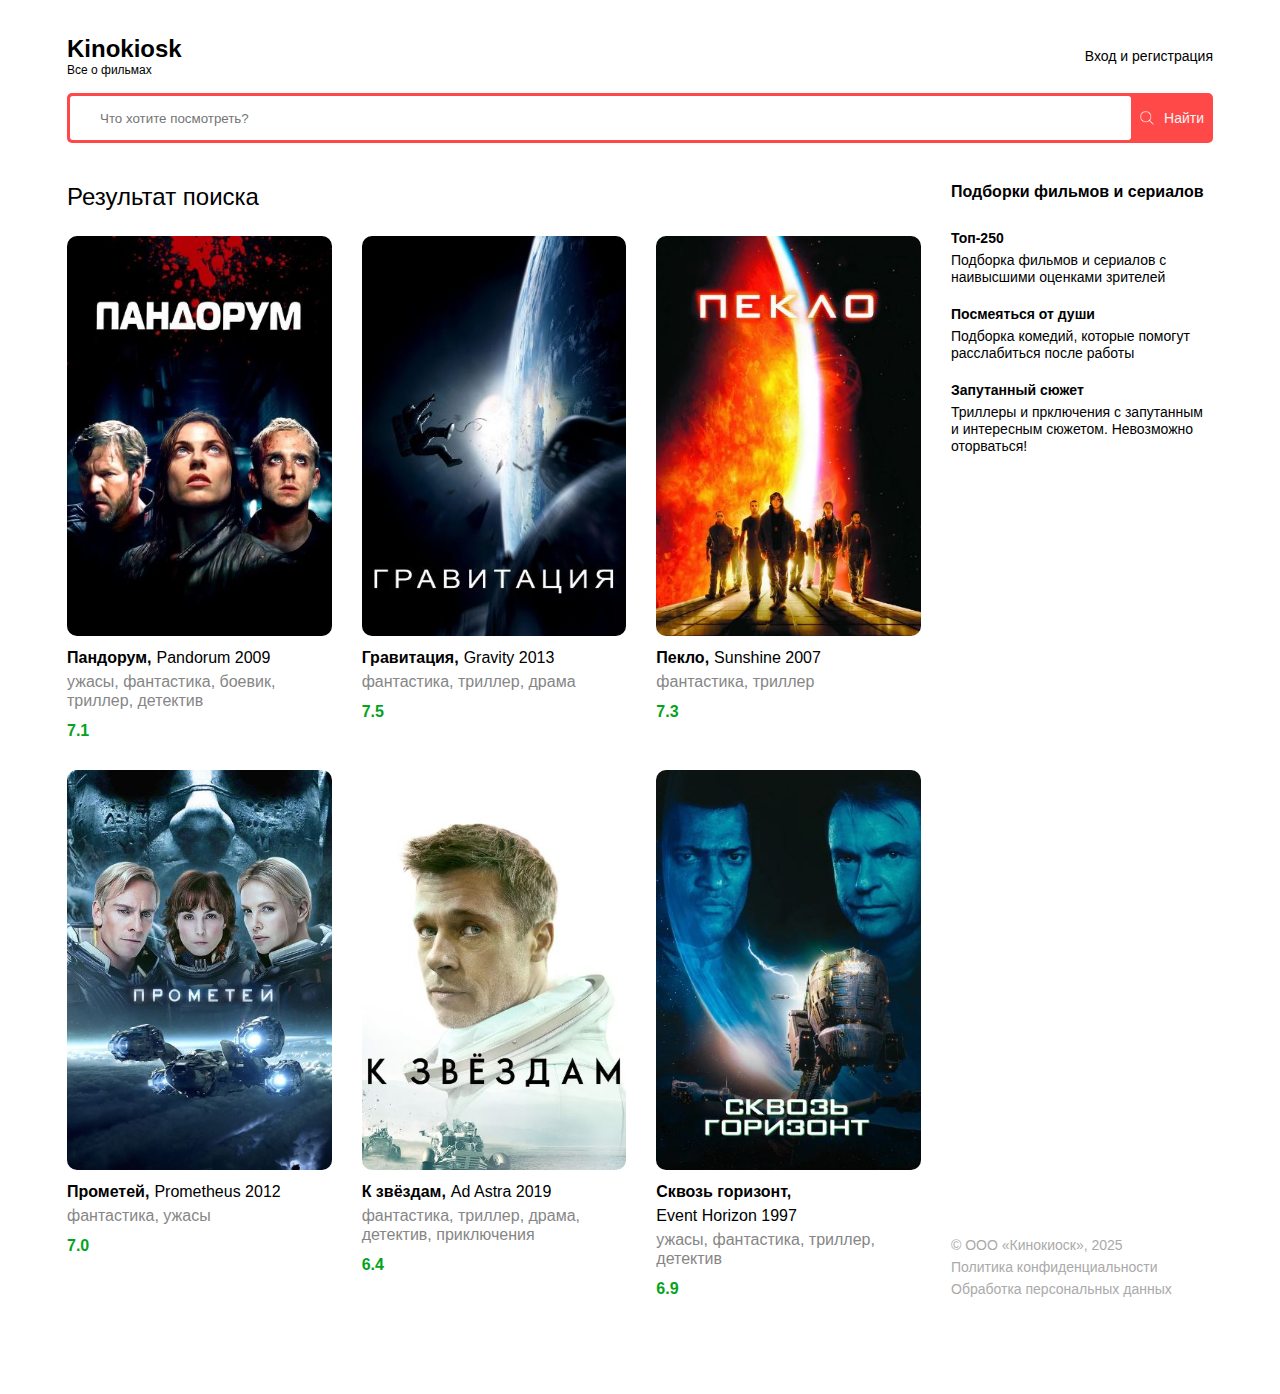
<file: index.html>
<!DOCTYPE html>
<html lang="en">

<head>
    <meta charset="UTF-8">
    <meta name="viewport" content="width=device-width, initial-scale=1.0">
    <title>Kinokiosk</title>
    <script src="./script.js" defer></script>
    <link rel="stylesheet" href="./style.css">
</head>

<body>
    <header class="header">
        <div class="container">
            <div class="header-box">
                <div class="header-logo">
                    <h1>Kinokiosk</h1>
                    <p>Все о фильмах</p>
                </div>
                <div class="header-controls">
                    <a href="#">Вход и регистрация</a>
                </div>
                <div class="header-controls--mobile">
                    <img src="./images/burger.svg" alt="Menu">
                </div>
            </div>
        </div>
    </header>
    <main>
        <section class="search">
            <div class="container">
                <div class="search-box">
                    <input id="search-input" type="text" placeholder="Что хотите посмотреть?">
                    <button id="search-button">
                        <img src="./images/search.svg" alt="search">
                        <span>Найти</span>
                    </button>
                </div>
            </div>
        </section>
        <section class="content">
            <div class="container">
                <div class="content-box">
                    <div class="content-main">
                        <h2 class="content-main__title">
                            Результат поиска
                        </h2>
                        <div class="content-cards">
                            <a href="./film_pandorum.html" class="content-cards__item">
                                <div class="content-cards__item--img">
                                    <img src="./images/pandorum.jpg" alt="pandorum">
                                </div>
                                <div class="content-cards__item--title">
                                    <h5>Пандорум,</h5>
                                    <span>Pandorum 2009</span>
                                </div>
                                <p class="content-cards__item--description">
                                    ужасы, фантастика, боевик, триллер, детектив
                                </p>
                                <p class="content-cards__item--rating">
                                    7.1
                                </p>
                            </a>
                            <a href="./film_gravity.html" class="content-cards__item">
                                <div class="content-cards__item--img">
                                    <img src="./images/gravitaciya.jpg" alt="gravitaciya">
                                </div>
                                <div class="content-cards__item--title">
                                    <h5>Гравитация,</h5>
                                    <span>Gravity 2013</span>
                                </div>
                                <p class="content-cards__item--description">
                                    фантастика, триллер, драма
                                </p>
                                <p class="content-cards__item--rating">
                                    7.5
                                </p>
                            </a>
                            <a href="./film_sunshine.html" class="content-cards__item">
                                <div class="content-cards__item--img">
                                    <img src="./images/peklo.jpg" alt="peklo">
                                </div>
                                <div class="content-cards__item--title">
                                    <h5>Пекло,</h5>
                                    <span>Sunshine 2007</span>
                                </div>
                                <p class="content-cards__item--description">
                                    фантастика, триллер
                                </p>
                                <p class="content-cards__item--rating">
                                    7.3
                                </p>
                            </a>
                            <a href="./film_prometheus.html" class="content-cards__item">
                                <div class="content-cards__item--img">
                                    <img src="./images/prometei.jpg" alt="prometei">
                                </div>
                                <div class="content-cards__item--title">
                                    <h5>Прометей,</h5>
                                    <span>Prometheus 2012</span>
                                </div>
                                <p class="content-cards__item--description">
                                    фантастика, ужасы
                                </p>
                                <p class="content-cards__item--rating">
                                    7.0
                                </p>
                            </a>
                            <a href="./film_ad_astra.html" class="content-cards__item">
                                <div class="content-cards__item--img">
                                    <img src="./images/k_zvezdam.jpg" alt="k_zvezdam">
                                </div>
                                <div class="content-cards__item--title">
                                    <h5>К звёздам,</h5>
                                    <span>Ad Astra 2019</span>
                                </div>
                                <p class="content-cards__item--description">
                                    фантастика, триллер, драма, детектив, приключения
                                </p>
                                <p class="content-cards__item--rating">
                                    6.4
                                </p>
                            </a>
                            <a href="./film_event_horizon .html" class="content-cards__item">
                                <div class="content-cards__item--img">
                                    <img src="./images/skvoz_gorizont.jpg" alt="skvoz_gorizont">
                                </div>
                                <div class="content-cards__item--title">
                                    <h5>Сквозь горизонт,</h5>
                                    <span>Event Horizon 1997</span>
                                </div>
                                <p class="content-cards__item--description">
                                    ужасы, фантастика, триллер, детектив
                                </p>
                                <p class="content-cards__item--rating">
                                    6.9
                                </p>
                            </a>
                        </div>
                    </div>
                    <div class="content-sidebar">
                        <div class="content-sibebar__info">
                            <h4 class="content-sibebar__info--title">
                                Подборки фильмов и сериалов
                            </h4>
                            <div class="content-sibebar__info--wrapper">
                                <div class="content-sibebar__info__item">
                                    <h5>Топ-250</h5>
                                    <p>Подборка фильмов и сериалов с наивысшими оценками зрителей</p>
                                </div>
                                <div class="content-sibebar__info__item">
                                    <h5>Посмеяться от души</h5>
                                    <p>Подборка комедий, которые помогут расслабиться после работы</p>
                                </div>
                                <div class="content-sibebar__info__item">
                                    <h5>Запутанный сюжет</h5>
                                    <p>Триллеры и прключения с запутанным и интересным сюжетом. Невозможно оторваться!
                                    </p>
                                </div>
                            </div>
                        </div>
                        <div class="content-sibebar__footer">
                            <p>© ООО «Кинокиоск», 2025</p>
                            <a href="#">Политика конфиденциальности</a>
                            <a href="#">Обработка персональных данных</a>
                        </div>
                    </div>
                </div>
            </div>
        </section>
    </main>
</body>

</html>
</file>
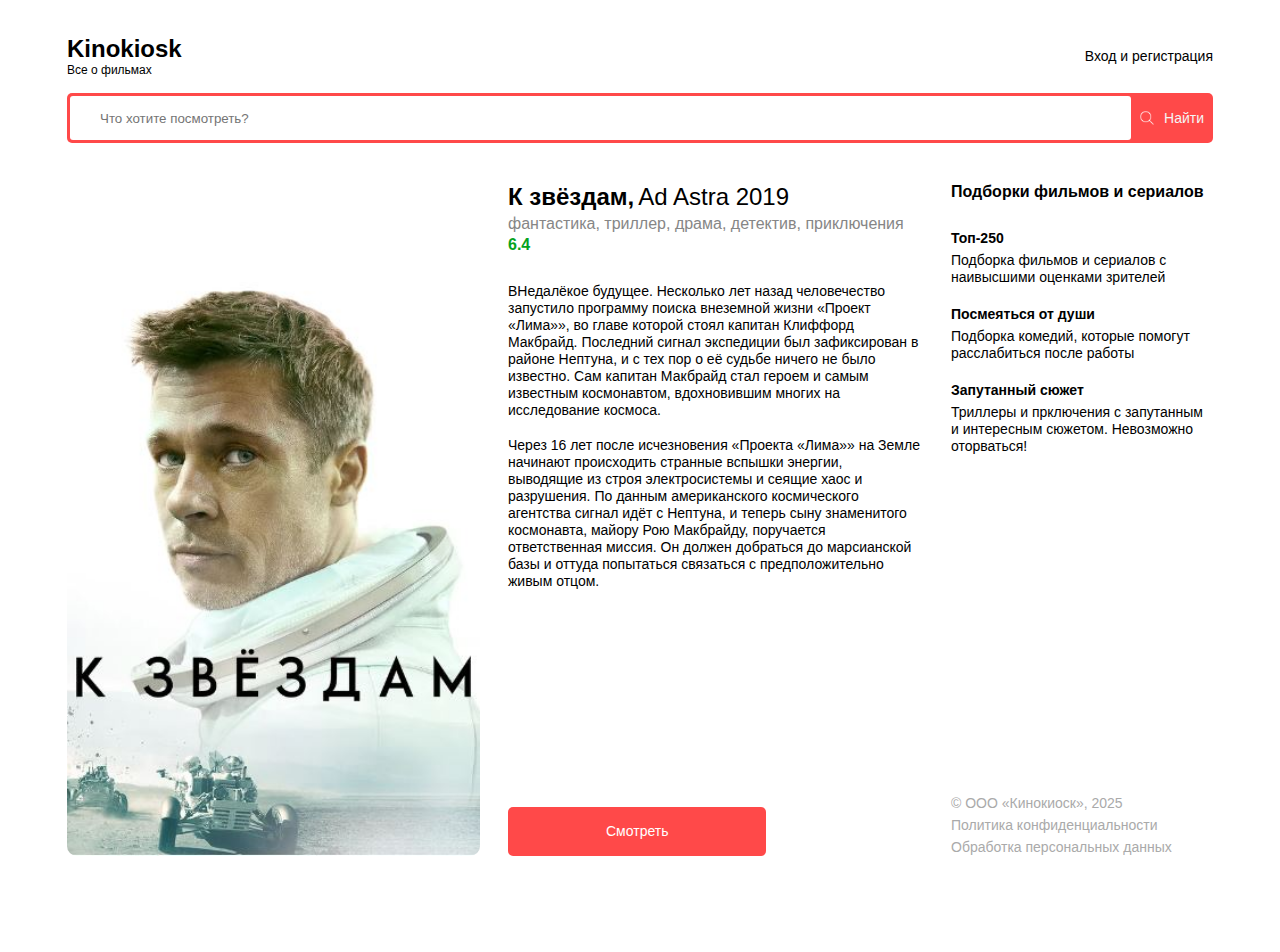
<file: film_ad_astra.html>
<!DOCTYPE html>
<html lang="en">

<head>
    <meta charset="UTF-8">
    <meta name="viewport" content="width=device-width, initial-scale=1.0">
    <title>Kinokiosk</title>
    <link rel="stylesheet" href="./style.css">
</head>

<body>
    <header class="header">
        <div class="container">
            <div class="header-box">
                <a href="./index.html" class="header-logo">
                    <h1>Kinokiosk</h1>
                    <p>Все о фильмах</p>
                </a>
                <div class="header-controls">
                    <a href="#">Вход и регистрация</a>
                </div>
                <div class="header-controls--mobile">
                    <img src="./images/burger.svg" alt="Menu">
                </div>
            </div>
        </div>
    </header>
    <main>
        <section class="search">
            <div class="container">
                <div class="search-box">
                    <input type="text" placeholder="Что хотите посмотреть?">
                    <button>
                        <img src="./images/search.svg" alt="search">
                        <span>Найти</span>
                    </button>
                </div>
            </div>
        </section>
        <section class="content">
            <div class="container">
                <div class="content-box">
                    <div class="content-film">
                        <div class="content-film-img">
                            <img src="./images/k_zvezdam.jpg" alt="k_zvezdam">
                        </div>
                        <div class="content-film-describtion">
                            <div class="content-film-describtion__content">
                                <div class="content-film-describtion__title">
                                    <h1>К звёздам,</h1>
                                    <p>Ad Astra 2019</p>
                                </div>
                                <p class="content-film-describtion__movie">
                                    фантастика, триллер, драма, детектив, приключения
                                </p>
                                <p class="content-film-describtion__rating">
                                    6.4
                                </p>
                                <p class="content-film-describtion__text">
                                    ВНедалёкое будущее. Несколько лет назад человечество запустило программу поиска
                                    внеземной жизни «Проект «Лима»», во главе которой стоял капитан Клиффорд Макбрайд.
                                    Последний сигнал экспедиции был зафиксирован в районе Нептуна, и с тех пор о её
                                    судьбе ничего не было известно. Сам капитан Макбрайд стал героем и самым известным
                                    космонавтом, вдохновившим многих на исследование космоса.
                                </p>
                                <p class="content-film-describtion__text">
                                    Через 16 лет после исчезновения «Проекта «Лима»» на Земле начинают происходить
                                    странные вспышки энергии, выводящие из строя электросистемы и сеящие хаос и
                                    разрушения. По данным американского космического агентства сигнал идёт с Нептуна, и
                                    теперь сыну знаменитого космонавта, майору Рою Макбрайду, поручается ответственная
                                    миссия. Он должен добраться до марсианской базы и оттуда попытаться связаться с
                                    предположительно живым отцом.
                                </p>
                            </div>
                            <div class="content-film-describtion__controls">
                                <button>Смотреть</button>
                            </div>
                        </div>
                    </div>
                    <div class="content-sidebar">
                        <div class="content-sibebar__info">
                            <h4 class="content-sibebar__info--title">
                                Подборки фильмов и сериалов
                            </h4>
                            <div class="content-sibebar__info--wrapper">
                                <div class="content-sibebar__info__item">
                                    <h5>Топ-250</h5>
                                    <p>Подборка фильмов и сериалов с наивысшими оценками зрителей</p>
                                </div>
                                <div class="content-sibebar__info__item">
                                    <h5>Посмеяться от души</h5>
                                    <p>Подборка комедий, которые помогут расслабиться после работы</p>
                                </div>
                                <div class="content-sibebar__info__item">
                                    <h5>Запутанный сюжет</h5>
                                    <p>Триллеры и прключения с запутанным и интересным сюжетом. Невозможно оторваться!
                                    </p>
                                </div>
                            </div>
                        </div>
                        <div class="content-sibebar__footer">
                            <p>© ООО «Кинокиоск», 2025</p>
                            <a href="#">Политика конфиденциальности</a>
                            <a href="#">Обработка персональных данных</a>
                        </div>
                    </div>
                </div>
            </div>
        </section>
    </main>
</body>

</html>
</file>
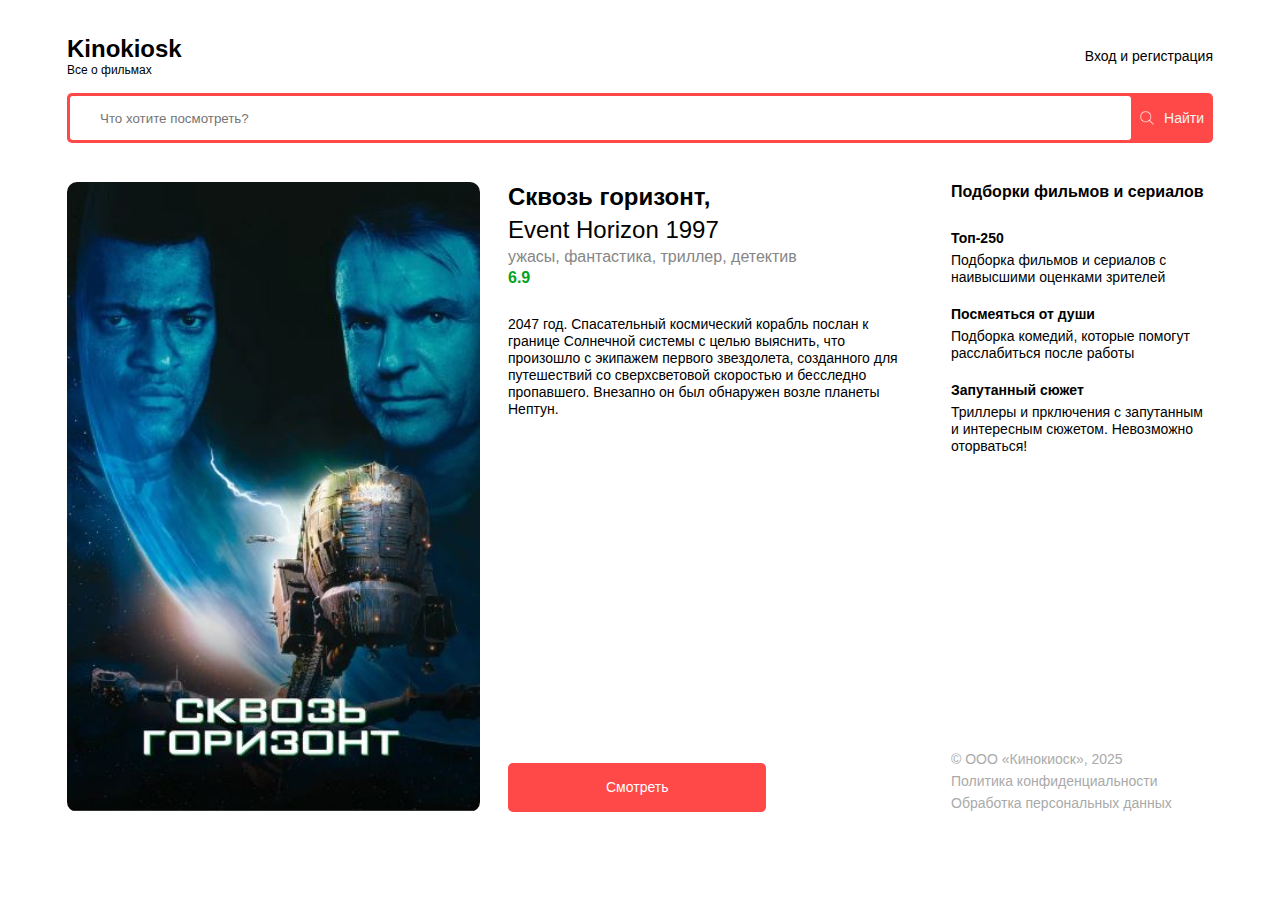
<file: film_event_horizon .html>
<!DOCTYPE html>
<html lang="en">

<head>
    <meta charset="UTF-8">
    <meta name="viewport" content="width=device-width, initial-scale=1.0">
    <title>Kinokiosk</title>
    <link rel="stylesheet" href="./style.css">
</head>

<body>
    <header class="header">
        <div class="container">
            <div class="header-box">
                <a href="./index.html" class="header-logo">
                    <h1>Kinokiosk</h1>
                    <p>Все о фильмах</p>
                </a>
                <div class="header-controls">
                    <a href="#">Вход и регистрация</a>
                </div>
                <div class="header-controls--mobile">
                    <img src="./images/burger.svg" alt="Menu">
                </div>
            </div>
        </div>
    </header>
    <main>
        <section class="search">
            <div class="container">
                <div class="search-box">
                    <input type="text" placeholder="Что хотите посмотреть?">
                    <button>
                        <img src="./images/search.svg" alt="search">
                        <span>Найти</span>
                    </button>
                </div>
            </div>
        </section>
        <section class="content">
            <div class="container">
                <div class="content-box">
                    <div class="content-film">
                        <div class="content-film-img">
                            <img src="./images/skvoz_gorizont.jpg" alt="skvoz_gorizont">
                        </div>
                        <div class="content-film-describtion">
                            <div class="content-film-describtion__content">
                                <div class="content-film-describtion__title">
                                    <h1>Сквозь горизонт,</h1>
                                    <p>Event Horizon 1997</p>
                                </div>
                                <p class="content-film-describtion__movie">
                                    ужасы, фантастика, триллер, детектив
                                </p>
                                <p class="content-film-describtion__rating">
                                    6.9
                                </p>
                                <p class="content-film-describtion__text">
                                    2047 год. Спасательный космический корабль послан к границе Солнечной системы с
                                    целью выяснить, что произошло с экипажем первого звездолета, созданного для
                                    путешествий со сверхсветовой скоростью и бесследно пропавшего. Внезапно он был
                                    обнаружен возле планеты Нептун.
                                </p>
                            </div>
                            <div class="content-film-describtion__controls">
                                <button>Смотреть</button>
                            </div>
                        </div>
                    </div>
                    <div class="content-sidebar">
                        <div class="content-sibebar__info">
                            <h4 class="content-sibebar__info--title">
                                Подборки фильмов и сериалов
                            </h4>
                            <div class="content-sibebar__info--wrapper">
                                <div class="content-sibebar__info__item">
                                    <h5>Топ-250</h5>
                                    <p>Подборка фильмов и сериалов с наивысшими оценками зрителей</p>
                                </div>
                                <div class="content-sibebar__info__item">
                                    <h5>Посмеяться от души</h5>
                                    <p>Подборка комедий, которые помогут расслабиться после работы</p>
                                </div>
                                <div class="content-sibebar__info__item">
                                    <h5>Запутанный сюжет</h5>
                                    <p>Триллеры и прключения с запутанным и интересным сюжетом. Невозможно оторваться!
                                    </p>
                                </div>
                            </div>
                        </div>
                        <div class="content-sibebar__footer">
                            <p>© ООО «Кинокиоск», 2025</p>
                            <a href="#">Политика конфиденциальности</a>
                            <a href="#">Обработка персональных данных</a>
                        </div>
                    </div>
                </div>
            </div>
        </section>
    </main>
</body>

</html>
</file>
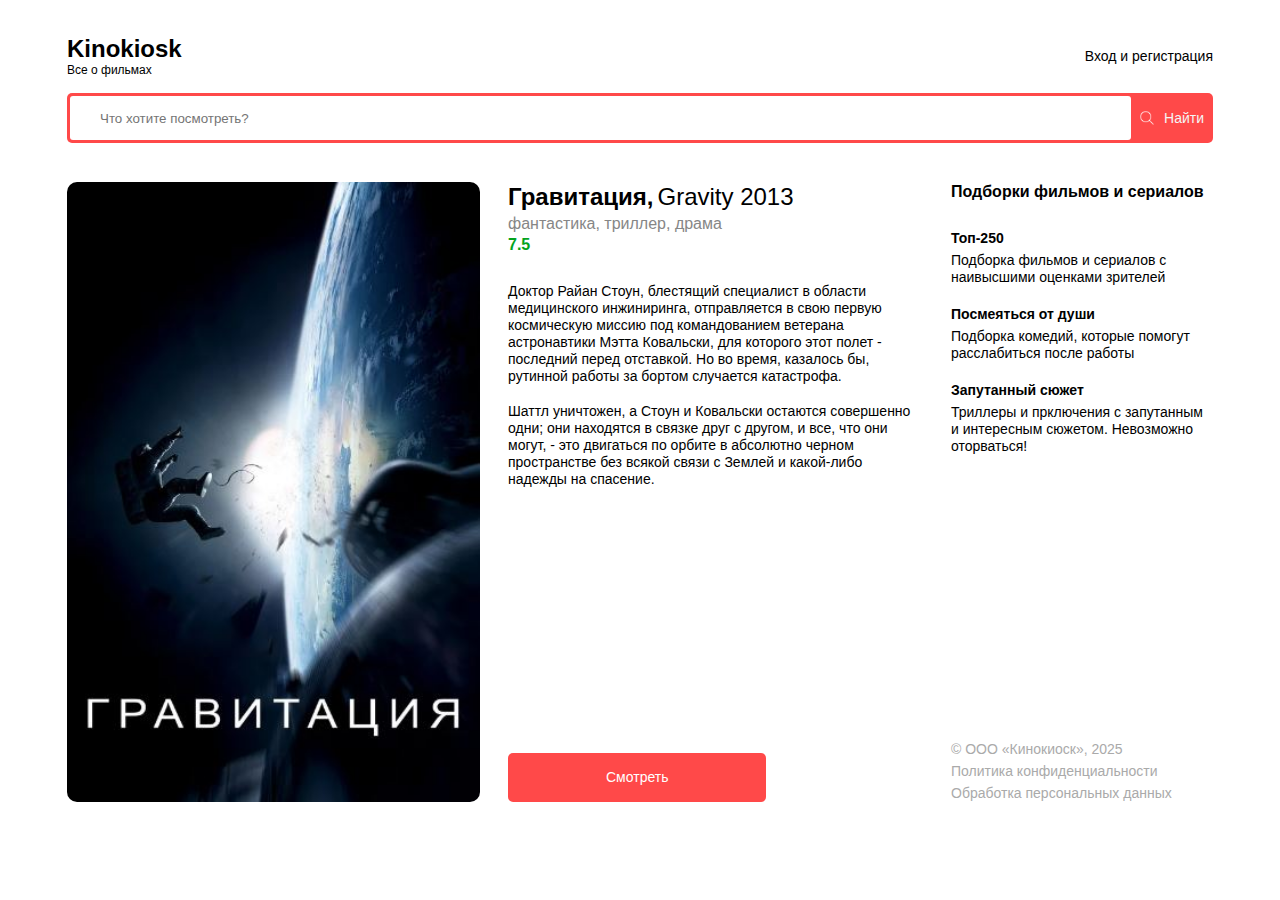
<file: film_gravity.html>
<!DOCTYPE html>
<html lang="en">

<head>
    <meta charset="UTF-8">
    <meta name="viewport" content="width=device-width, initial-scale=1.0">
    <title>Kinokiosk</title>
    <link rel="stylesheet" href="./style.css">
</head>

<body>
    <header class="header">
        <div class="container">
            <div class="header-box">
                <a href="./index.html" class="header-logo">
                    <h1>Kinokiosk</h1>
                    <p>Все о фильмах</p>
                </a>
                <div class="header-controls">
                    <a href="#">Вход и регистрация</a>
                </div>
                <div class="header-controls--mobile">
                    <img src="./images/burger.svg" alt="Menu">
                </div>
            </div>
        </div>
    </header>
    <main>
        <section class="search">
            <div class="container">
                <div class="search-box">
                    <input type="text" placeholder="Что хотите посмотреть?">
                    <button>
                        <img src="./images/search.svg" alt="search">
                        <span>Найти</span>
                    </button>
                </div>
            </div>
        </section>
        <section class="content">
            <div class="container">
                <div class="content-box">
                    <div class="content-film">
                        <div class="content-film-img">
                            <img src="./images/gravitaciya.jpg" alt="gravitaciya">
                        </div>
                        <div class="content-film-describtion">
                            <div class="content-film-describtion__content">
                                <div class="content-film-describtion__title">
                                    <h1>Гравитация,</h1>
                                    <p>Gravity 2013</p>
                                </div>
                                <p class="content-film-describtion__movie">
                                    фантастика, триллер, драма
                                </p>
                                <p class="content-film-describtion__rating">
                                    7.5
                                </p>
                                <p class="content-film-describtion__text">
                                    Доктор Райан Стоун, блестящий специалист в области медицинского инжиниринга,
                                    отправляется в свою первую космическую миссию под командованием ветерана
                                    астронавтики Мэтта Ковальски, для которого этот полет - последний перед отставкой.
                                    Но во время, казалось бы, рутинной работы за бортом случается катастрофа.
                                </p>
                                <p class="content-film-describtion__text">
                                    Шаттл уничтожен, а Стоун и Ковальски остаются совершенно одни; они находятся в
                                    связке друг с другом, и все, что они могут, - это двигаться по орбите в абсолютно
                                    черном пространстве без всякой связи с Землей и какой-либо надежды на спасение.
                                </p>
                            </div>
                            <div class="content-film-describtion__controls">
                                <button>Смотреть</button>
                            </div>
                        </div>
                    </div>
                    <div class="content-sidebar">
                        <div class="content-sibebar__info">
                            <h4 class="content-sibebar__info--title">
                                Подборки фильмов и сериалов
                            </h4>
                            <div class="content-sibebar__info--wrapper">
                                <div class="content-sibebar__info__item">
                                    <h5>Топ-250</h5>
                                    <p>Подборка фильмов и сериалов с наивысшими оценками зрителей</p>
                                </div>
                                <div class="content-sibebar__info__item">
                                    <h5>Посмеяться от души</h5>
                                    <p>Подборка комедий, которые помогут расслабиться после работы</p>
                                </div>
                                <div class="content-sibebar__info__item">
                                    <h5>Запутанный сюжет</h5>
                                    <p>Триллеры и прключения с запутанным и интересным сюжетом. Невозможно оторваться!
                                    </p>
                                </div>
                            </div>
                        </div>
                        <div class="content-sibebar__footer">
                            <p>© ООО «Кинокиоск», 2025</p>
                            <a href="#">Политика конфиденциальности</a>
                            <a href="#">Обработка персональных данных</a>
                        </div>
                    </div>
                </div>
            </div>
        </section>
    </main>
</body>

</html>
</file>
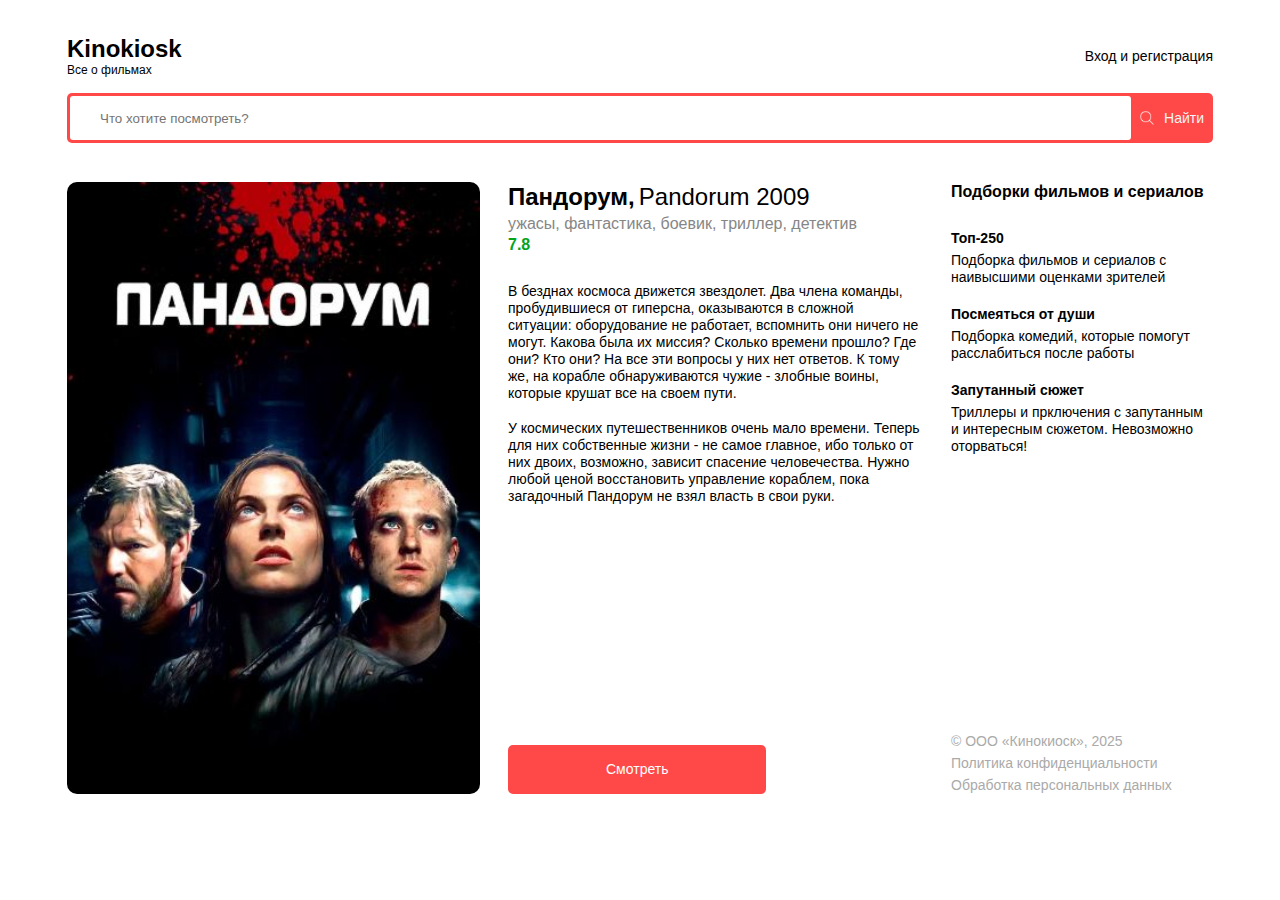
<file: film_pandorum.html>
<!DOCTYPE html>
<html lang="en">

<head>
    <meta charset="UTF-8">
    <meta name="viewport" content="width=device-width, initial-scale=1.0">
    <title>Kinokiosk</title>
    <link rel="stylesheet" href="./style.css">
</head>

<body>
    <header class="header">
        <div class="container">
            <div class="header-box">
                <a href="./index.html" class="header-logo">
                    <h1>Kinokiosk</h1>
                    <p>Все о фильмах</p>
                </a>
                <div class="header-controls">
                    <a href="#">Вход и регистрация</a>
                </div>
                <div class="header-controls--mobile">
                    <img src="./images/burger.svg" alt="Menu">
                </div>
            </div>
        </div>
    </header>
    <main>
        <section class="search">
            <div class="container">
                <div class="search-box">
                    <input type="text" placeholder="Что хотите посмотреть?">
                    <button>
                        <img src="./images/search.svg" alt="search">
                        <span>Найти</span>
                    </button>
                </div>
            </div>
        </section>
        <section class="content">
            <div class="container">
                <div class="content-box">
                    <div class="content-film">
                        <div class="content-film-img">
                            <img src="./images/pandorum.jpg" alt="pandorum">
                        </div>
                        <div class="content-film-describtion">
                            <div class="content-film-describtion__content">
                                <div class="content-film-describtion__title">
                                    <h1>Пандорум,</h1>
                                    <p>Pandorum 2009</p>
                                </div>
                                <p class="content-film-describtion__movie">
                                    ужасы, фантастика, боевик, триллер, детектив
                                </p>
                                <p class="content-film-describtion__rating">
                                    7.8
                                </p>
                                <p class="content-film-describtion__text">
                                    В безднах космоса движется звездолет. Два члена команды, пробудившиеся от гиперсна,
                                    оказываются в сложной ситуации: оборудование не работает, вспомнить они ничего не
                                    могут.
                                    Какова была их миссия? Сколько времени прошло? Где они? Кто они? На все эти вопросы
                                    у
                                    них нет ответов. К тому же, на корабле обнаруживаются чужие - злобные воины, которые
                                    крушат все на своем пути.
                                </p>
                                <p class="content-film-describtion__text">
                                    У космических путешественников очень мало времени. Теперь для них собственные жизни
                                    - не
                                    самое главное, ибо только от них двоих, возможно, зависит спасение человечества.
                                    Нужно
                                    любой ценой восстановить управление кораблем, пока загадочный Пандорум не взял
                                    власть в
                                    свои руки.
                                </p>
                            </div>
                            <div class="content-film-describtion__controls">
                                <button>Смотреть</button>
                            </div>
                        </div>
                    </div>
                    <div class="content-sidebar">
                        <div class="content-sibebar__info">
                            <h4 class="content-sibebar__info--title">
                                Подборки фильмов и сериалов
                            </h4>
                            <div class="content-sibebar__info--wrapper">
                                <div class="content-sibebar__info__item">
                                    <h5>Топ-250</h5>
                                    <p>Подборка фильмов и сериалов с наивысшими оценками зрителей</p>
                                </div>
                                <div class="content-sibebar__info__item">
                                    <h5>Посмеяться от души</h5>
                                    <p>Подборка комедий, которые помогут расслабиться после работы</p>
                                </div>
                                <div class="content-sibebar__info__item">
                                    <h5>Запутанный сюжет</h5>
                                    <p>Триллеры и прключения с запутанным и интересным сюжетом. Невозможно оторваться!
                                    </p>
                                </div>
                            </div>
                        </div>
                        <div class="content-sibebar__footer">
                            <p>© ООО «Кинокиоск», 2025</p>
                            <a href="#">Политика конфиденциальности</a>
                            <a href="#">Обработка персональных данных</a>
                        </div>
                    </div>
                </div>
            </div>
        </section>
    </main>
</body>

</html>
</file>
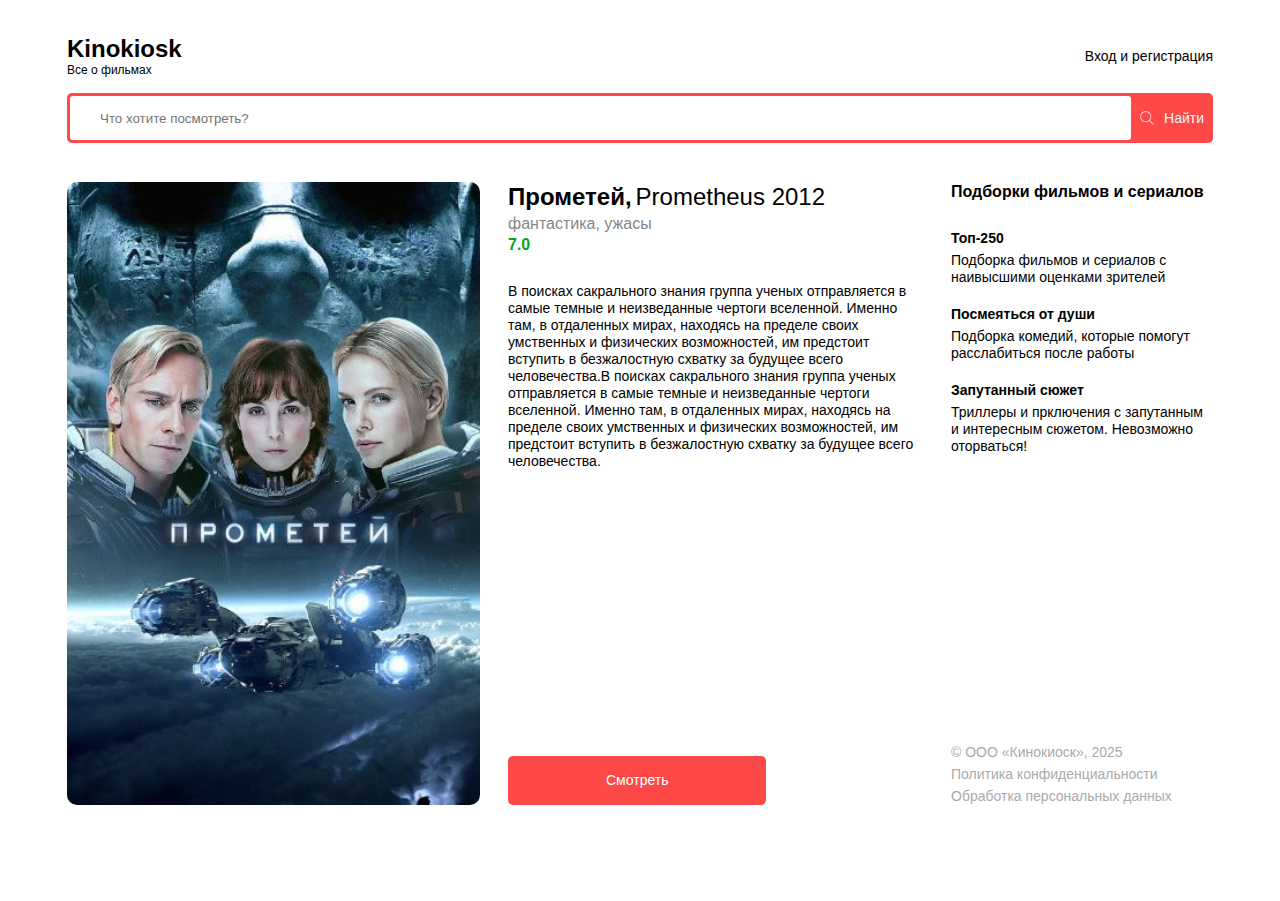
<file: film_prometheus.html>
<!DOCTYPE html>
<html lang="en">

<head>
    <meta charset="UTF-8">
    <meta name="viewport" content="width=device-width, initial-scale=1.0">
    <title>Kinokiosk</title>
    <link rel="stylesheet" href="./style.css">
</head>

<body>
    <header class="header">
        <div class="container">
            <div class="header-box">
                <a href="./index.html" class="header-logo">
                    <h1>Kinokiosk</h1>
                    <p>Все о фильмах</p>
                </a>
                <div class="header-controls">
                    <a href="#">Вход и регистрация</a>
                </div>
                <div class="header-controls--mobile">
                    <img src="./images/burger.svg" alt="Menu">
                </div>
            </div>
        </div>
    </header>
    <main>
        <section class="search">
            <div class="container">
                <div class="search-box">
                    <input type="text" placeholder="Что хотите посмотреть?">
                    <button>
                        <img src="./images/search.svg" alt="search">
                        <span>Найти</span>
                    </button>
                </div>
            </div>
        </section>
        <section class="content">
            <div class="container">
                <div class="content-box">
                    <div class="content-film">
                        <div class="content-film-img">
                            <img src="./images/prometei.jpg" alt="prometei">
                        </div>
                        <div class="content-film-describtion">
                            <div class="content-film-describtion__content">
                                <div class="content-film-describtion__title">
                                    <h1>Прометей,</h1>
                                    <p>Prometheus 2012</p>
                                </div>
                                <p class="content-film-describtion__movie">
                                    фантастика, ужасы
                                </p>
                                <p class="content-film-describtion__rating">
                                    7.0
                                </p>
                                <p class="content-film-describtion__text">
                                    В поисках сакрального знания группа ученых отправляется в самые темные и
                                    неизведанные чертоги вселенной. Именно там, в отдаленных мирах, находясь на пределе
                                    своих умственных и физических возможностей, им предстоит вступить в безжалостную
                                    схватку за будущее всего человечества.В поисках сакрального знания группа ученых
                                    отправляется в самые темные и неизведанные чертоги вселенной. Именно там, в
                                    отдаленных мирах, находясь на пределе своих умственных и физических возможностей, им
                                    предстоит вступить в безжалостную схватку за будущее всего человечества.
                                </p>
                            </div>
                            <div class="content-film-describtion__controls">
                                <button>Смотреть</button>
                            </div>
                        </div>
                    </div>
                    <div class="content-sidebar">
                        <div class="content-sibebar__info">
                            <h4 class="content-sibebar__info--title">
                                Подборки фильмов и сериалов
                            </h4>
                            <div class="content-sibebar__info--wrapper">
                                <div class="content-sibebar__info__item">
                                    <h5>Топ-250</h5>
                                    <p>Подборка фильмов и сериалов с наивысшими оценками зрителей</p>
                                </div>
                                <div class="content-sibebar__info__item">
                                    <h5>Посмеяться от души</h5>
                                    <p>Подборка комедий, которые помогут расслабиться после работы</p>
                                </div>
                                <div class="content-sibebar__info__item">
                                    <h5>Запутанный сюжет</h5>
                                    <p>Триллеры и прключения с запутанным и интересным сюжетом. Невозможно оторваться!
                                    </p>
                                </div>
                            </div>
                        </div>
                        <div class="content-sibebar__footer">
                            <p>© ООО «Кинокиоск», 2025</p>
                            <a href="#">Политика конфиденциальности</a>
                            <a href="#">Обработка персональных данных</a>
                        </div>
                    </div>
                </div>
            </div>
        </section>
    </main>
</body>

</html>
</file>
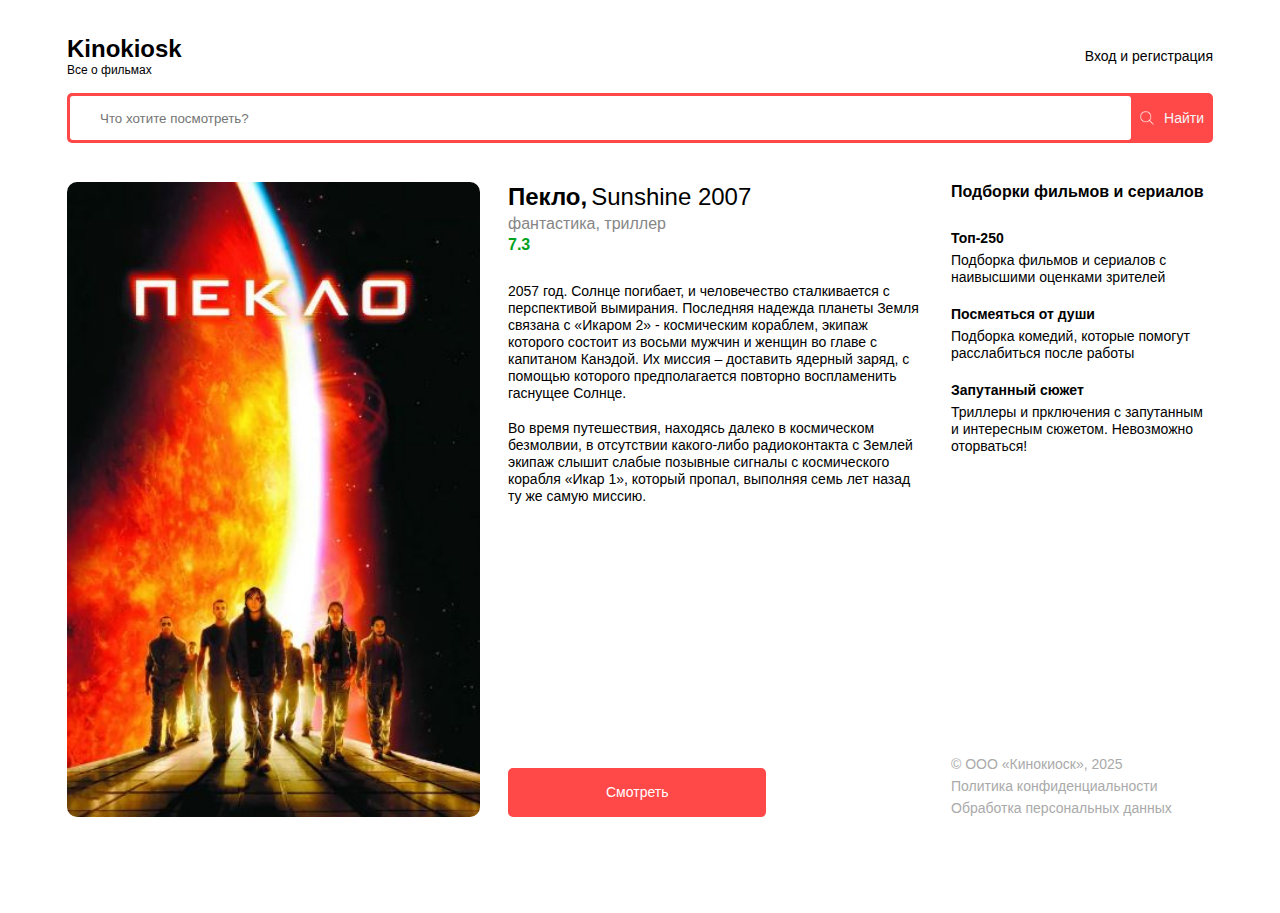
<file: film_sunshine.html>
<!DOCTYPE html>
<html lang="en">

<head>
    <meta charset="UTF-8">
    <meta name="viewport" content="width=device-width, initial-scale=1.0">
    <title>Kinokiosk</title>
    <link rel="stylesheet" href="./style.css">
</head>

<body>
    <header class="header">
        <div class="container">
            <div class="header-box">
                <a href="./index.html" class="header-logo">
                    <h1>Kinokiosk</h1>
                    <p>Все о фильмах</p>
                </a>
                <div class="header-controls">
                    <a href="#">Вход и регистрация</a>
                </div>
                <div class="header-controls--mobile">
                    <img src="./images/burger.svg" alt="Menu">
                </div>
            </div>
        </div>
    </header>
    <main>
        <section class="search">
            <div class="container">
                <div class="search-box">
                    <input type="text" placeholder="Что хотите посмотреть?">
                    <button>
                        <img src="./images/search.svg" alt="search">
                        <span>Найти</span>
                    </button>
                </div>
            </div>
        </section>
        <section class="content">
            <div class="container">
                <div class="content-box">
                    <div class="content-film">
                        <div class="content-film-img">
                            <img src="./images/peklo.jpg" alt="peklo">
                        </div>
                        <div class="content-film-describtion">
                            <div class="content-film-describtion__content">
                                <div class="content-film-describtion__title">
                                    <h1>Пекло,</h1>
                                    <p>Sunshine 2007</p>
                                </div>
                                <p class="content-film-describtion__movie">
                                    фантастика, триллер
                                </p>
                                <p class="content-film-describtion__rating">
                                    7.3
                                </p>
                                <p class="content-film-describtion__text">
                                    2057 год. Солнце погибает, и человечество сталкивается с перспективой вымирания.
                                    Последняя надежда планеты Земля связана с «Икаром 2» - космическим кораблем, экипаж
                                    которого состоит из восьми мужчин и женщин во главе с капитаном Канэдой. Их миссия –
                                    доставить ядерный заряд, с помощью которого предполагается повторно воспламенить
                                    гаснущее Солнце.
                                </p>
                                <p class="content-film-describtion__text">
                                    Во время путешествия, находясь далеко в космическом безмолвии, в отсутствии
                                    какого-либо радиоконтакта с Землей экипаж слышит слабые позывные сигналы с
                                    космического корабля «Икар 1», который пропал, выполняя семь лет назад ту же самую
                                    миссию.
                                </p>
                            </div>
                            <div class="content-film-describtion__controls">
                                <button>Смотреть</button>
                            </div>
                        </div>
                    </div>
                    <div class="content-sidebar">
                        <div class="content-sibebar__info">
                            <h4 class="content-sibebar__info--title">
                                Подборки фильмов и сериалов
                            </h4>
                            <div class="content-sibebar__info--wrapper">
                                <div class="content-sibebar__info__item">
                                    <h5>Топ-250</h5>
                                    <p>Подборка фильмов и сериалов с наивысшими оценками зрителей</p>
                                </div>
                                <div class="content-sibebar__info__item">
                                    <h5>Посмеяться от души</h5>
                                    <p>Подборка комедий, которые помогут расслабиться после работы</p>
                                </div>
                                <div class="content-sibebar__info__item">
                                    <h5>Запутанный сюжет</h5>
                                    <p>Триллеры и прключения с запутанным и интересным сюжетом. Невозможно оторваться!
                                    </p>
                                </div>
                            </div>
                        </div>
                        <div class="content-sibebar__footer">
                            <p>© ООО «Кинокиоск», 2025</p>
                            <a href="#">Политика конфиденциальности</a>
                            <a href="#">Обработка персональных данных</a>
                        </div>
                    </div>
                </div>
            </div>
        </section>
    </main>
</body>

</html>
</file>
<file: style.css>
* {
    box-sizing: border-box;
}

body {
    margin: 0;
    padding: 0;
}

.container {
    max-width: 1194px;
    padding-left: 24px;
    padding-right: 24px;
    margin: 0 auto;
}

.header {
    /*    border: 2px solid black;*/
    margin-top: 34px;
    margin-bottom: 15px;
}

.header-box {
    /*    border: 3px solid rgb(167, 241, 30);*/
    display: flex;
    justify-content: space-between;
    align-items: center;
}

.header-logo {
    /*    border: 3px solid rgb(33, 30, 218);*/
    color: black;
    text-decoration: none;
}

.header-logo h1 {
    margin: 0;
    font-family: Inter, sans-serif;
    font-size: 24px;
    font-weight: 700;
    line-height: 29px;
}

.header-logo p {
    margin: 0;
    font-family: Inter, sans-serif;
    font-size: 12px;
    font-weight: 300;
    line-height: 15px;
}

.header-controls {}

.header-controls a {
    color: black;
    font-family: Inter, sans-serif;
    font-size: 14px;
    font-weight: 400;
    line-height: 17px;
    text-decoration: none;
}

.header-controls a:hover {
    color: rgb(225, 73, 73);
}

.header-controls--mobile {
    display: none;
    align-self: flex-start;
}

.search {
    margin-bottom: 39px;
}

.search-box {
    border-radius: 5px;
    background: rgb(255, 73, 73);
    display: flex;
    justify-content: space-between;
    align-items: center;
    padding: 3px;
    gap: 3px;
    height: 50px;
}

.search-box input {
    border: none;
    outline: none;
    border-radius: 3px;
    background: rgb(255, 255, 255);
    flex-grow: 1;
    height: 100%;
    padding: 0 30px;
    min-width: 0;
}

.search-box button {
    height: 100%;
    display: flex;
    align-items: center;
    gap: 10px;
    background: none;
    border: none;
    color: whitesmoke;
    font-family: Inter, sans-serif;
    font-size: 14px;
    font-weight: 400px;
    line-height: 17px;
    cursor: pointer;
}

.content {
    /* border: 2px solid black; */
    margin-bottom: 96px;
}

.content-box {
    /*  border: 2px solid red;*/
    display: flex;
    justify-content: space-between;
    gap: 30px;
}

.content-main {
    /*  border: 2px solid blue;*/
    flex-grow: 1;
}

.content-main__title {
    /*  border: 2px solid yellow;*/
    margin-top: 0px;
    margin-bottom: 25px;
    color: rgb(0, 0, 0);
    font-family: Inter, sans-serif;
    font-size: 24px;
    font-weight: 500;
    line-height: 29px;
    letter-spacing: 0%;
}

.content-cards {
    /* border: 2px solid green;*/
    display: flex;
    flex-wrap: wrap;
    gap: 30px;
}

.content-cards__item {
    /* border: 1px solid rgb(35, 222, 247);*/
    width: calc((100% - (30px * 2)) / 3);
    text-decoration: none;
}

.content-cards__item--img {
    width: 100%;
    display: block;
    margin-bottom: 12px;

    img {
        border-radius: 10px;
        width: 100%;
        height: 400px;
        object-fit: cover;
        display: block;
    }
}

.content-cards__item--title {
    display: flex;
    flex-wrap: wrap;
    gap: 5px;
    margin-bottom: 5px;
}

.content-cards__item--title h5,
.content-cards__item--title span {
    margin: 0;
    font-family: Inter, sans-serif;
    font-size: 16px;
    line-height: 19px;
    color: black;
}

.content-cards__item--title h5 {
    font-weight: 700;
}

.content-cards__item--title span {
    font-weight: 400;
}

.content-cards__item--description {
    color: rgb(134, 134, 134);
    font-family: Inter, sans-serif;
    font-size: 16px;
    font-weight: 400;
    line-height: 19px;
    margin-top: 0;
    margin-bottom: 11px;
}

.content-cards__item--rating {
    color: rgba(4, 163, 30, 1);
    font-family: Inter, sans-serif;
    font-size: 16px;
    font-weight: 700;
    line-height: 19px;
    letter-spacing: 0%;
    margin: 0;
}

.content-sidebar {
    /* border: 2px solid rgb(228, 3, 190);*/
    width: 262px;
    min-width: 262px;
    display: flex;
    flex-direction: column;
    justify-content: space-between;
}

.content-sibebar__info {
    /*  border: 2px solid green;*/
    margin-bottom: 120px;
}

.content-sibebar__info--title {
    color: rgba(0, 0, 0, 1);
    font-family: Inter, sans-serif;
    font-size: 16px;
    font-weight: 700;
    line-height: 19px;
    margin-top: 0;
    margin-bottom: 29px;
}

.content-sibebar__info--wrapper {
    display: flex;
    flex-direction: column;
    gap: 20px;
}

.content-sibebar__info__item {
    display: flex;
    flex-direction: column;
}

.content-sibebar__info__item h5,
.content-sibebar__info__item p {
    font-family: Inter, sans-serif;
    font-size: 14px;
    line-height: 17px;
}

.content-sibebar__info__item h5 {
    font-weight: 700;
    margin-top: 0;
    margin-bottom: 5px;
}

.content-sibebar__info__item p {
    font-weight: 400;
    margin: 0;
}

.content-sibebar__footer {
    /*border: 2px solid rgb(35, 222, 247);*/
    display: flex;
    flex-direction: column;
    gap: 5px;
}

.content-sibebar__footer p,
.content-sibebar__footer a {
    color: rgba(170, 170, 170, 1);
    font-family: Inter, sans-serif;
    font-size: 14px;
    font-weight: 400;
    line-height: 17px;
}

.content-sibebar__footer p {
    margin: 0;
}

.content-sibebar__footer a {
    text-decoration: none;
}

.content-sibebar__footer a:hover {
    color: rgb(255, 73, 73);
}

.content-film {
    flex-grow: 1;
    display: flex;
    justify-content: space-between;
    gap: 28px;
}

.content-film-img {
    /* border: 1px solid rgb(35, 222, 247);*/
    width: calc((100% - 28px) / 2);
    display: flex;
    justify-content: center;

    img {
        border-radius: 10px;
        width: 100%;
        display: block;
        max-width: 450px;
    }
}

.content-film-describtion {
    /*  border: 1px solid rgb(35, 222, 247); */
    width: calc((100% - 28px) / 2);
    display: flex;
    flex-direction: column;
    justify-content: space-between;
    gap: 30px;
}

.content-film-describtion__content>*:last-child {
    margin-bottom: 0;
}

.content-film-describtion__title {
    display: flex;
    gap: 4px;
    margin-bottom: 3px;
    flex-wrap: wrap;
}

.content-film-describtion__title h1,
.content-film-describtion__title p {
    color: rgba(0, 0, 0, 1);
    font-family: Inter, sans-serif;
    font-size: 24px;
    line-height: 29px;
}

.content-film-describtion__title h1 {
    font-weight: 700;
    margin: 0;
}

.content-film-describtion__title p {
    font-weight: 400;
    margin: 0;

}

.content-film-describtion__movie {
    color: rgba(134, 134, 134, 1);
    font-family: Inter, sans-serif;
    font-size: 16px;
    font-weight: 400;
    line-height: 19px;
    margin-top: 0;
    margin-bottom: 2px;
}

.content-film-describtion__rating {
    color: rgba(4, 163, 30, 1);
    font-family: Inter, sans-serif;
    font-size: 16px;
    font-weight: 700;
    line-height: 19px;
    margin-top: 0;
    margin-bottom: 29px;
}

.content-film-describtion__text {
    color: rgba(0, 0, 0, 1);
    font-family: Inter, sans-serif;
    font-size: 14px;
    font-weight: 400;
    line-height: 17px;
    margin-top: 0;
    margin-bottom: 18px;
}

.content-film-describtion__controls button {
    color: rgba(255, 255, 255, 1);
    font-family: Inter, sans-serif;
    font-size: 14px;
    font-weight: 400;
    line-height: 17px;
    padding: 16px 98px;
    border-radius: 5px;
    background: rgba(255, 73, 73, 1);
    border: none;
    outline: none;
    cursor: pointer;
}

@media (max-width: 990px) {
    .content-cards__item {
        /*    border: 1px solid rgb(35, 222, 247); */
        width: calc((100% - (30px * 1)) / 2);
    }

    .content-film {
        flex-direction: column;
    }

    .content-film-img {
        /*   border: 1px solid rgb(35, 222, 247); */
        width: 100%;

        img {
            width: 100%;
            display: block;
        }
    }

    .content-film-describtion {
        /*  border: 1px solid rgb(35, 222, 247); */
        width: 100%;
    }
}

@media (max-width: 768px) {
    .header-controls {
        display: none;
    }

    .header-controls--mobile {
        /*        border: 3px solid rgb(221, 17, 17);*/
        display: block;
    }

    .search-box input {
        padding: 0 10px;
    }

    .content-box {
        flex-direction: column;
    }

    .content-sidebar {
        width: 100%;
        min-width: 100%;
    }
}

@media (max-width: 480px) {
    .content-cards__item {
        /*   border: 1px solid rgb(35, 222, 247); */
        width: 100%;
    }
}
</file>
